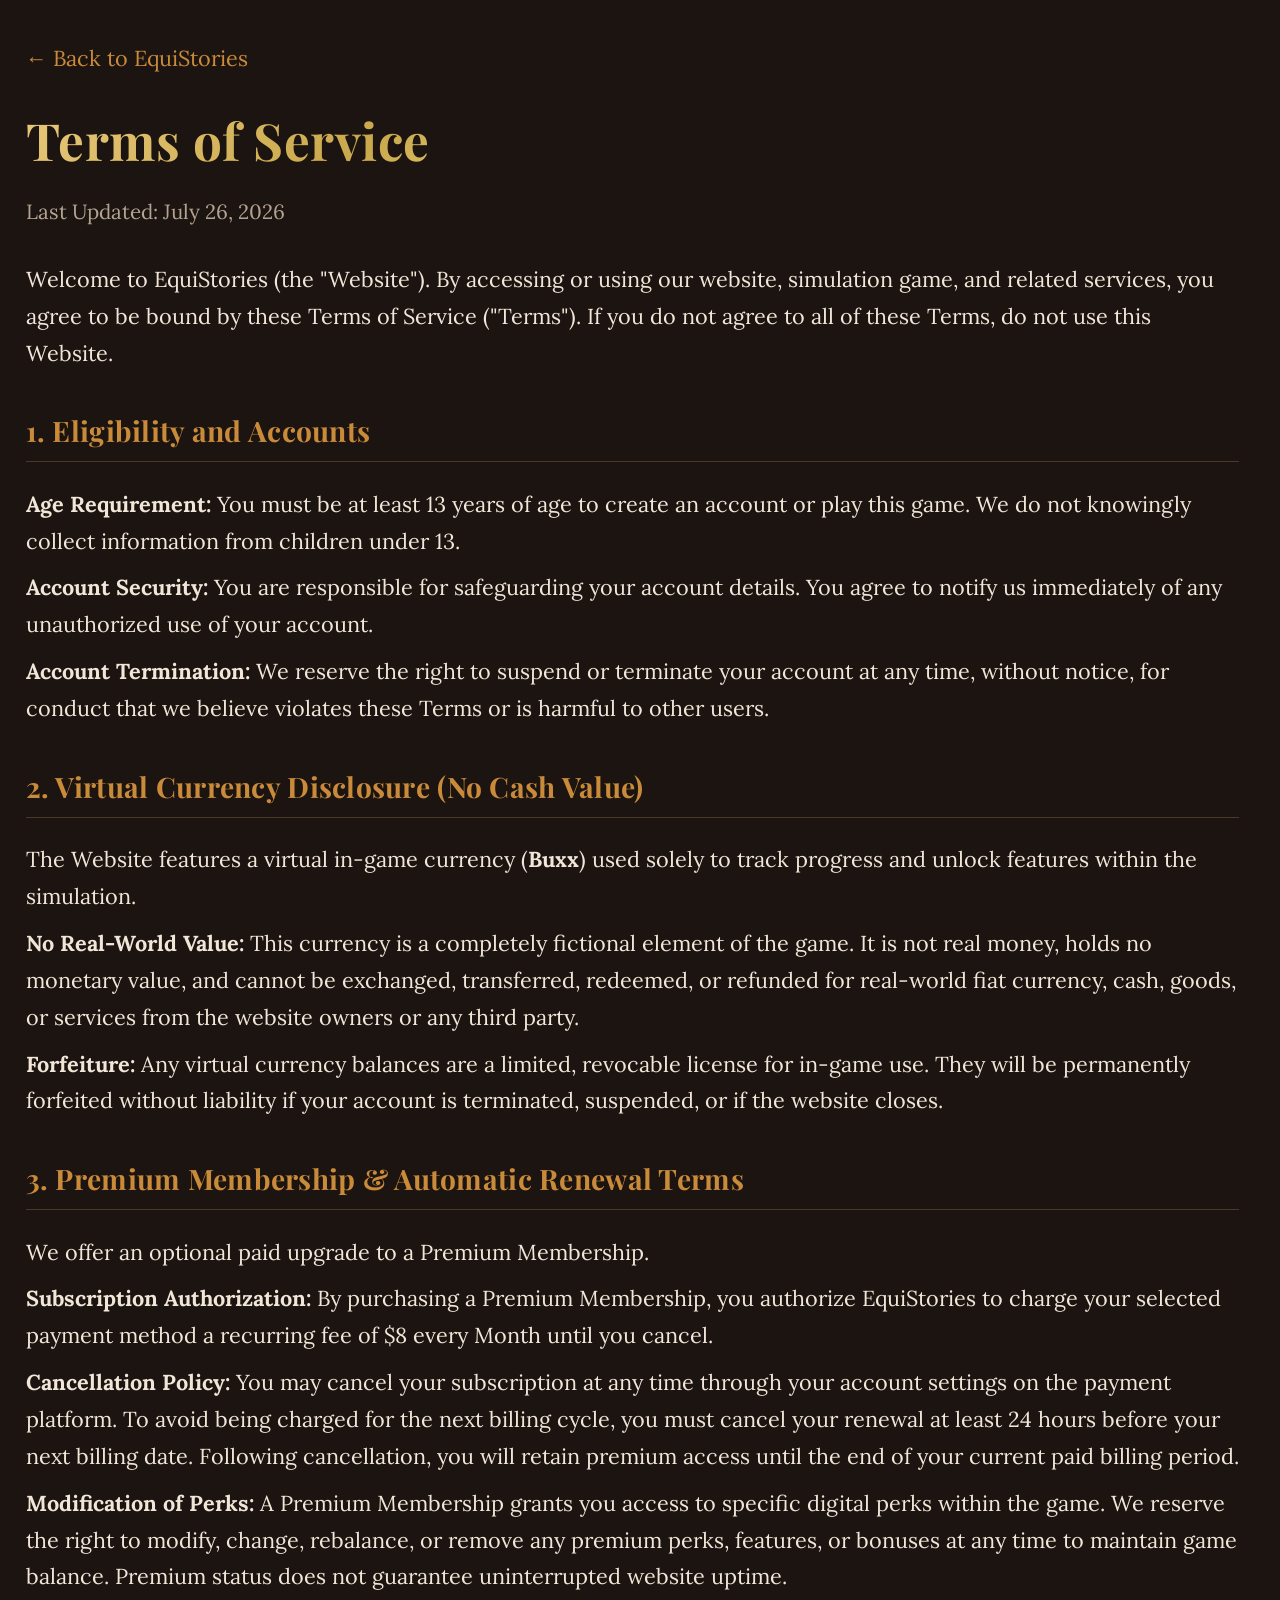
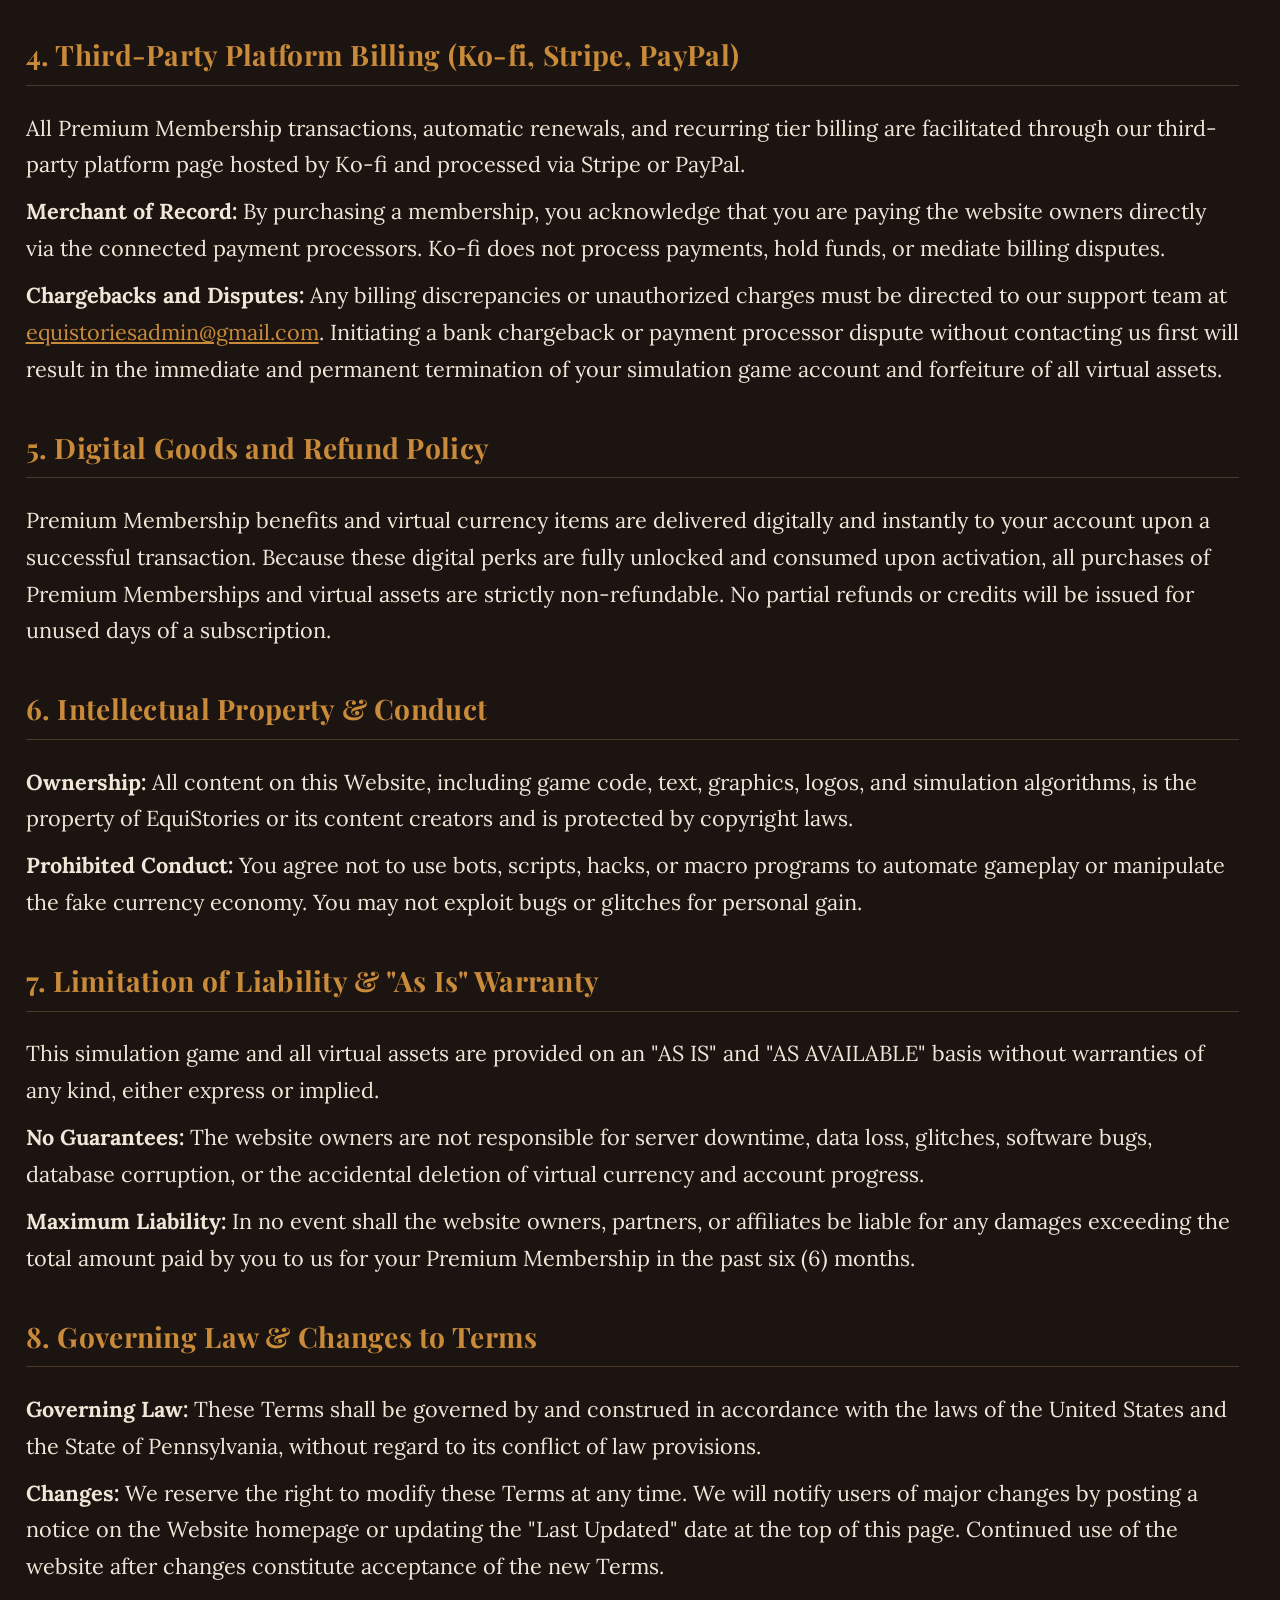
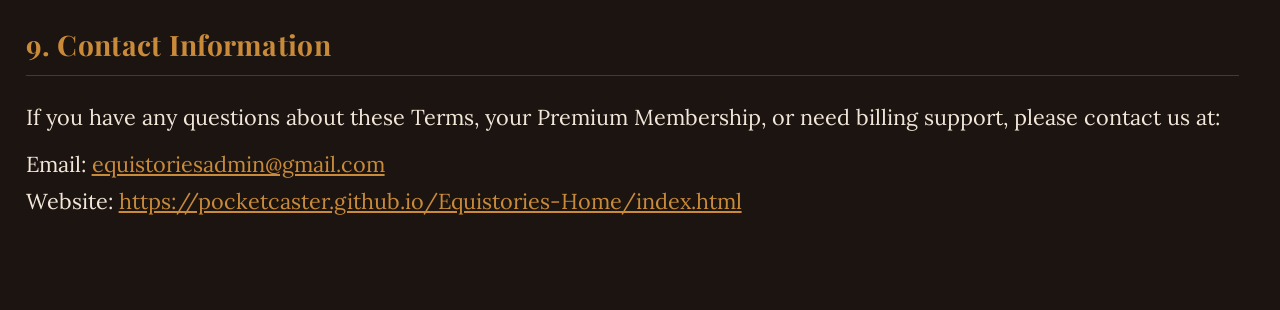
<file: terms (1).html>
<!doctype html>
<html lang="en">
<head>
<meta charset="utf-8" />
<meta name="viewport" content="width=device-width, initial-scale=1" />
<title>EquiStories — Terms of Service</title>
<link rel="stylesheet" href="equi-shell.css" />
<style>
  :root{
    --bg:#1a130c; --panel:#241a12; --line:#4a3826;
    --text:#f3e9d8; --dim:#c1ad92;
    --accent:#d29a3e;
    --gold-shine:linear-gradient(135deg,#e8c97a 0%,#c9a84c 30%,#f2d97e 50%,#c9a84c 70%,#8a6820 100%);
  }
  body{ margin:0; background:var(--bg); color:var(--text); font-family:var(--equi-serif); line-height:1.7; }
  .wrap{ max-width:820px; margin:0 auto; padding:40px 24px 80px; }
  h1{ margin:0 0 4px; font-family:var(--equi-display); font-weight:700; font-size:clamp(1.8rem,4vw,2.6rem);
      background:var(--gold-shine); -webkit-background-clip:text; background-clip:text; color:transparent; }
  .updated{ color:var(--dim); font-size:.95em; margin-bottom:32px; }
  h2{ font-family:var(--equi-display); color:var(--accent); font-size:1.3em; margin-top:36px; border-bottom:1px solid var(--line); padding-bottom:6px; }
  h3{ font-family:var(--equi-display); color:var(--text); font-size:1.05em; margin-top:20px; margin-bottom:6px; }
  p{ margin:10px 0; }
  a{ color:var(--accent); }
  .back{ display:inline-block; margin-bottom:20px; color:var(--accent); text-decoration:none; }
  .back:hover{ text-decoration:underline; }
</style>
</head>
<body>
<div class="wrap">
  <a class="back" href="index.html">← Back to EquiStories</a>
  <h1>Terms of Service</h1>
  <p class="updated">Last Updated: July 26, 2026</p>

  <p>Welcome to EquiStories (the "Website"). By accessing or using our website, simulation game, and related services, you agree to be bound by these Terms of Service ("Terms"). If you do not agree to all of these Terms, do not use this Website.</p>

  <h2>1. Eligibility and Accounts</h2>
  <p><b>Age Requirement:</b> You must be at least 13 years of age to create an account or play this game. We do not knowingly collect information from children under 13.</p>
  <p><b>Account Security:</b> You are responsible for safeguarding your account details. You agree to notify us immediately of any unauthorized use of your account.</p>
  <p><b>Account Termination:</b> We reserve the right to suspend or terminate your account at any time, without notice, for conduct that we believe violates these Terms or is harmful to other users.</p>

  <h2>2. Virtual Currency Disclosure (No Cash Value)</h2>
  <p>The Website features a virtual in-game currency (<b>Buxx</b>) used solely to track progress and unlock features within the simulation.</p>
  <p><b>No Real-World Value:</b> This currency is a completely fictional element of the game. It is not real money, holds no monetary value, and cannot be exchanged, transferred, redeemed, or refunded for real-world fiat currency, cash, goods, or services from the website owners or any third party.</p>
  <p><b>Forfeiture:</b> Any virtual currency balances are a limited, revocable license for in-game use. They will be permanently forfeited without liability if your account is terminated, suspended, or if the website closes.</p>

  <h2>3. Premium Membership &amp; Automatic Renewal Terms</h2>
  <p>We offer an optional paid upgrade to a Premium Membership.</p>
  <p><b>Subscription Authorization:</b> By purchasing a Premium Membership, you authorize EquiStories to charge your selected payment method a recurring fee of $8 every Month until you cancel.</p>
  <p><b>Cancellation Policy:</b> You may cancel your subscription at any time through your account settings on the payment platform. To avoid being charged for the next billing cycle, you must cancel your renewal at least 24 hours before your next billing date. Following cancellation, you will retain premium access until the end of your current paid billing period.</p>
  <p><b>Modification of Perks:</b> A Premium Membership grants you access to specific digital perks within the game. We reserve the right to modify, change, rebalance, or remove any premium perks, features, or bonuses at any time to maintain game balance. Premium status does not guarantee uninterrupted website uptime.</p>

  <h2>4. Third-Party Platform Billing (Ko-fi, Stripe, PayPal)</h2>
  <p>All Premium Membership transactions, automatic renewals, and recurring tier billing are facilitated through our third-party platform page hosted by Ko-fi and processed via Stripe or PayPal.</p>
  <p><b>Merchant of Record:</b> By purchasing a membership, you acknowledge that you are paying the website owners directly via the connected payment processors. Ko-fi does not process payments, hold funds, or mediate billing disputes.</p>
  <p><b>Chargebacks and Disputes:</b> Any billing discrepancies or unauthorized charges must be directed to our support team at <a href="mailto:equistoriesadmin@gmail.com">equistoriesadmin@gmail.com</a>. Initiating a bank chargeback or payment processor dispute without contacting us first will result in the immediate and permanent termination of your simulation game account and forfeiture of all virtual assets.</p>

  <h2>5. Digital Goods and Refund Policy</h2>
  <p>Premium Membership benefits and virtual currency items are delivered digitally and instantly to your account upon a successful transaction. Because these digital perks are fully unlocked and consumed upon activation, all purchases of Premium Memberships and virtual assets are strictly non-refundable. No partial refunds or credits will be issued for unused days of a subscription.</p>

  <h2>6. Intellectual Property &amp; Conduct</h2>
  <p><b>Ownership:</b> All content on this Website, including game code, text, graphics, logos, and simulation algorithms, is the property of EquiStories or its content creators and is protected by copyright laws.</p>
  <p><b>Prohibited Conduct:</b> You agree not to use bots, scripts, hacks, or macro programs to automate gameplay or manipulate the fake currency economy. You may not exploit bugs or glitches for personal gain.</p>

  <h2>7. Limitation of Liability &amp; "As Is" Warranty</h2>
  <p>This simulation game and all virtual assets are provided on an "AS IS" and "AS AVAILABLE" basis without warranties of any kind, either express or implied.</p>
  <p><b>No Guarantees:</b> The website owners are not responsible for server downtime, data loss, glitches, software bugs, database corruption, or the accidental deletion of virtual currency and account progress.</p>
  <p><b>Maximum Liability:</b> In no event shall the website owners, partners, or affiliates be liable for any damages exceeding the total amount paid by you to us for your Premium Membership in the past six (6) months.</p>

  <h2>8. Governing Law &amp; Changes to Terms</h2>
  <p><b>Governing Law:</b> These Terms shall be governed by and construed in accordance with the laws of the United States and the State of Pennsylvania, without regard to its conflict of law provisions.</p>
  <p><b>Changes:</b> We reserve the right to modify these Terms at any time. We will notify users of major changes by posting a notice on the Website homepage or updating the "Last Updated" date at the top of this page. Continued use of the website after changes constitute acceptance of the new Terms.</p>

  <h2>9. Contact Information</h2>
  <p>If you have any questions about these Terms, your Premium Membership, or need billing support, please contact us at:</p>
  <p>Email: <a href="mailto:equistoriesadmin@gmail.com">equistoriesadmin@gmail.com</a><br>
  Website: <a href="https://pocketcaster.github.io/Equistories-Home/index.html">https://pocketcaster.github.io/Equistories-Home/index.html</a></p>
</div>
</body>
</html>
</file>
<file: equi-shell.css>
/* ==========================================================================
   EquiStories — shared shell
   One palette, one typeface, one top bar for every page on the site.

   HOW THIS WORKS WITHOUT REWRITING ANYTHING
   -----------------------------------------
   The three apps grew their own names for the same colours: the manager says
   --accent, Shows says --amber, the Hub says --accent and --honey. Rather than
   find-and-replace across ~16,000 lines of existing markup, this file defines
   ONE canonical palette and then ALIASES every historical name onto it. Existing
   var(--amber) / var(--accent) / var(--parchment) keep working untouched — they
   just resolve to the same colour now.

   The variable block uses `html:root` and the type rules use `html body`. Those
   are one notch more specific than the plain `:root` / `body` the apps declare,
   so this file wins WHEREVER it is loaded — including on the Stable Manager,
   whose <style> block lives down in the body. That means a single, ordinary
   <link> in <head> on every page. Everything else is prefixed .equi- so it
   cannot collide with app CSS.
   ========================================================================== */

/* Playfair Display + Lora are what the Hub already loads and uses; matching
   them here is what brings the Manager and Shows into line, rather than
   introducing a fourth typeface nothing else uses. */
@import url('https://fonts.googleapis.com/css2?family=Playfair+Display:ital,wght@0,600;0,700;1,600&family=Lora:ital,wght@0,400;0,500;1,400&family=Caveat:wght@500;600&display=swap');

/* Reserve room for the vertical scrollbar on EVERY page. Without this, a page
   short enough not to scroll is ~15px wider than one that does, and because the
   header is centred, the crest and wordmark visibly jump left/right as you move
   between pages. `overflow-y:scroll` is the fallback for older browsers. */
html{ scrollbar-gutter: stable; overflow-y: scroll; }

html{
  /* One responsive root size for the whole site. Each page used to declare its
     own copy of this; if any page's stylesheet was stale or lost the cascade,
     that page rendered at a different scale and the header visibly changed
     size between pages. Declaring it here, in the file every page loads first,
     makes that impossible. */
  font-size: clamp(16px, 0.6vw + 14px, 23px);
  -webkit-text-size-adjust: 100%;
  scrollbar-gutter: stable;      /* keeps the page width identical everywhere */
  overflow-y: scroll;            /* fallback for browsers without the above  */
  overflow-x: hidden;            /* see below                                */
}
/* No page may scroll sideways. If one page is even a few pixels wider than the
   window it can be nudged horizontally, and then EVERYTHING on it — including
   the header — looks shifted left compared to a page that fits. Long words,
   wide tables and nowrap rows are the usual culprits, so they're handled here
   rather than hunted one at a time. */
html body{
  overflow-x: hidden;
  max-width: 100%;
  overflow-wrap: break-word;
}
html body img:not(.equi-hd__logo){ max-width: 100%; }
html body pre, html body code{ overflow-wrap: anywhere; }
html body table{ max-width: 100%; }
html:root{
  /* ---- canonical palette -------------------------------------------------
     Manager and Shows were already byte-identical; the Hub had drifted a few
     shades. These are the Manager/Shows values, so two of the three apps are
     unchanged and the Hub comes into line.                                   */
  --equi-bg:        #1b1410;
  --equi-ink:       #15100c;   /* deepest — page chrome, top bar             */
  --equi-panel:     #241a14;   /* cards                                       */
  --equi-raised:    #2c2118;   /* inputs, raised rows                         */
  --equi-line:      #4a392a;   /* borders                                     */
  --equi-text:      #f1e6d8;
  --equi-dim:       #b5a392;   /* secondary text                              */
  --equi-accent:    #c98a3a;   /* brass — primary accent                      */
  --equi-accent-2:  #c9a8e8;   /* orchid — prestige / rider                   */
  --equi-good:      #7a9b6e;
  --equi-warn:      #c9a23a;
  --equi-bad:       #b1473f;
  --equi-rust:      #c96a3a;
  --equi-faint:     #8a7a6a;   /* quieter than --equi-dim: timestamps, hints  */
  --equi-brass-light:#e8c97a;  /* highlight gold on dark panels               */
  --equi-plum:      #6a4a8a;   /* rider prestige                              */
  --equi-good-soft: #a0e8c0;
  --equi-bad-soft:  #e08080;

  --equi-serif: 'Lora', 'Palatino Linotype', Georgia, serif;
  --equi-display: 'Playfair Display', Georgia, serif;
  --equi-mono: 'Courier New', ui-monospace, monospace;

  --equi-radius: 8px;
  --equi-gold-shine: linear-gradient(135deg,#e8c97a 0%,#c9a84c 30%,#f2d97e 50%,#c9a84c 70%,#8a6820 100%);

  /* ---- aliases: Stable Manager ---- */
  --bg: var(--equi-bg);
  --panel: var(--equi-panel);
  --panel2: var(--equi-raised);
  --text: var(--equi-text);
  --dim: var(--equi-dim);
  --accent: var(--equi-accent);
  --accent2: var(--equi-accent-2);   /* orchid — prestige/rider/headings (was mis-wired to green) */
  --good: var(--equi-good);
  --warn: var(--equi-warn);
  --danger: var(--equi-bad);

  /* ---- aliases: Shows ---- */
  --amber: var(--equi-accent);
  --parchment: var(--equi-text);
  --raised: var(--equi-raised);
  --ink: var(--equi-ink);
  --line: var(--equi-line);
  --moss: var(--equi-good);
  --rust: var(--equi-rust);
  --mono: var(--equi-mono);

  /* ---- aliases: Community Hub ---- */
  --deep: var(--equi-ink);
  --honey: var(--equi-accent);
  --bad: var(--equi-bad);
}

/* Hub-only tokens keep their own meaning but follow the shared accent. */
html:root{ --sf-accent: var(--equi-accent); --sf-bg: var(--equi-panel);
       --sf-panel: var(--equi-ink); --sf-text: var(--equi-text); }

html body{ font-family: var(--equi-serif); }
html h1, html h2, html h3, .equi-display{ font-family: var(--equi-display); letter-spacing:.01em; }

/* ==========================================================================
   SITE HEADER — one header, every page.
   This is the Community Hub's header, verbatim: the warm gradient panel, the
   gold hairline, the gold-shine Playfair wordmark, the Caveat tagline, and the
   boxed tab row with your name and Sign out at the right-hand end. The crest
   from the tracker now sits beside the wordmark.
   ========================================================================== */
/* ==========================================================================
   BOX MODEL + PAGE CONTAINERS — the thing that kept the pages misaligned.

   The Hub and Shows declared `* { box-sizing:border-box }` globally. The Stable
   Manager declared only `#app * { ... }` — which matches the DESCENDANTS of
   #app but not #app itself, and not the header, which sits outside it. So the
   identical rule `max-width:1700px; padding:0 32px` produced a 1700px box on
   two pages and a 1764px box on the third (1700 of content PLUS 64 of padding).
   That is why the tracker's margins looked wider and nothing lined up.

   Below: one box model for everything, and one geometry for every page
   container, stated in the file all three pages load.
   ========================================================================== */
html, body{ box-sizing: border-box; }
html body *,
html body *::before,
html body *::after{ box-sizing: border-box; }

/* Every page-level container — the header, the Hub's and Shows' .wrap, and the
   tracker's #app — is now the same width with the same gutters, so content
   starts at the same x on all three pages. Vertical padding is left to each
   page; only the horizontal geometry is unified. */
html body .equi-hd__wrap,
html body .wrap,
html body #app{
  width: 100%;
  max-width: 1700px;
  margin-left: auto;
  margin-right: auto;
  padding-left: clamp(16px, 2vw, 32px);
  padding-right: clamp(16px, 2vw, 32px);
  box-sizing: border-box;
}

html body .equi-hd{
  font-family: var(--equi-serif);
  font-size: 16px;          /* fixed base for the header, independent of :root */
  line-height: 1.4;
  text-align: left;
  background: linear-gradient(180deg, #2c1f16, var(--equi-bg));
  border-bottom: 1px solid var(--equi-line);
  position: relative;
  font-family: var(--equi-serif);
}
html body .equi-hd::after{
  content:""; position:absolute; left:0; right:0; bottom:-1px; height:2px;
  background: var(--equi-gold-shine);
  opacity:.55;
}
html body .equi-hd__wrap{
  width: 100%;
  max-width: 1700px;
  margin: 0 auto;
  padding: 18px clamp(16px,2vw,32px) 0;
}
html body .equi-hd__brand{
  display:flex; align-items:center; gap:16px; flex-wrap:wrap;
  min-height: clamp(96px, 11vw, 168px);   /* == the crest height */
}
html body .equi-hd__logo{
  height: clamp(96px, 11vw, 168px);
  width: auto; display:block;
  filter: drop-shadow(0 2px 7px rgba(0,0,0,.5));
}
html body .equi-hd__title{
  margin:0;
  font-family: var(--equi-display);
  font-weight:700;
  font-size: clamp(30px, 3.4vw, 60px);   /* px, not rem — see above */
  background: var(--equi-gold-shine);
  -webkit-background-clip: text;
  background-clip: text;
  -webkit-text-fill-color: transparent;
  line-height:1.15;
}
html body .equi-hd__tagline{
  color: var(--equi-dim);
  margin: 2px 0 0;
  min-height: 1.35em;
  font-family: 'Caveat', cursive;
  font-size: clamp(17px, 1.2vw, 30px);
}

/* Tab row — the Hub writes its own tabs in here; the other pages get links
   across the site. Either way the styling is identical. */
html body .equi-hd__nav{
  display:flex; gap:4px; flex-wrap:wrap;
  margin-top:14px;
  align-items:center;
}
html body .equi-hd__nav .tab{
  padding:9px 18px;
  font-size:clamp(14px,.85vw,20px);
  border:1px solid var(--equi-line);
  border-bottom:none;
  border-radius:8px 8px 0 0;
  cursor:pointer;
  background:#1e1610;
  color: var(--equi-dim);
  font-family: var(--equi-serif);
  text-decoration:none;
  display:inline-block;
}
html body .equi-hd__nav .tab:hover{ color: var(--equi-text); }
html body .equi-hd__nav .tab.active{
  background: var(--equi-gold-shine);
  color:#241a14;
  font-weight:700;
}
html body .equi-hd__user{
  margin-left:auto;
  display:flex; align-items:center; gap:10px;
  padding:0 4px;
}
html body .equi-hd__user .small{ font-size:clamp(13px,.8vw,18px); color: var(--equi-dim); }
html body .equi-hd__user button{
  padding:4px 12px; font-size:.9em; margin-top:0;
  background:#2c2118; color: var(--equi-text);
  border:1px solid var(--equi-line); border-radius:6px;
  cursor:pointer; font-family: var(--equi-serif);
}
html body .equi-hd__user button:hover{ border-color: var(--equi-accent); }

@media (max-width: 620px){
  html body .equi-hd__wrap{ padding-top:12px; }
  html body .equi-hd__logo{ height:74px; }
  html body .equi-hd__brand{ gap:12px; }
  html body .equi-hd__tagline{ font-size:17px; }
  html body .equi-hd__nav .tab{ padding:8px 12px; font-size:14px; }
  html body .equi-hd__user{ margin-left:0; width:100%; }
}

/* Links across the site, sitting under the tagline. Plain HTML in every page,
   so navigation survives even if no JavaScript runs. */
html body .equi-hd__apps{ margin-top:6px; display:flex; gap:14px; flex-wrap:wrap; }
html body .equi-hd__app{
  color: var(--equi-dim);
  text-decoration:none;
  font-size:14px;
  border-bottom:1px solid transparent;
}
html body .equi-hd__app:hover{ color: var(--equi-text); border-bottom-color: var(--equi-line); }
html body .equi-hd__app.is-here{ color: var(--equi-accent); border-bottom-color: var(--equi-accent); }
html body .equi-hd__words{ min-width:0; }

/* Member names are links to their Hub profile wherever they appear. */
.member-link{ color: var(--equi-accent); text-decoration:none; }
.member-link:hover{ text-decoration:underline; }

/* Name / My Profile / Sign out sit together at the right of the tab row. */
html body .equi-hd__user a.ghost,
html body .equi-hd__user button{
  padding:4px 12px; font-size:clamp(13px,.8vw,18px); margin-top:0;
  background:#2c2118; color: var(--equi-text);
  border:1px solid var(--equi-line); border-radius:6px;
  cursor:pointer; text-decoration:none; font-family: var(--equi-serif);
  display:inline-block; line-height:1.5;
}
html body .equi-hd__user a.ghost:hover,
html body .equi-hd__user button:hover{ border-color: var(--equi-accent); }


/* ==========================================================================
   PROFILE FRAMES — a shared set members can pick for avatars, horse and rider
   portraits, and roster thumbnails. Pure CSS so they cost nothing to load and
   work identically in the Hub and the tracker.
   Usage: <div class="equi-frame equi-frame--brass"><img …></div>
   ========================================================================== */
.equi-frame{ position:relative; display:inline-block; line-height:0; border-radius:10px; }
.equi-frame > img{ display:block; width:100%; height:100%; object-fit:cover; border-radius:inherit; }

.equi-frame--none{ }
.equi-frame--brass{ padding:4px; background:var(--equi-gold-shine); border-radius:12px; }
.equi-frame--brass > img{ border-radius:9px; }
.equi-frame--rope{ padding:5px; border:3px double var(--equi-accent); border-radius:12px; background:var(--equi-ink); }
.equi-frame--ribbon{ padding:4px; border:2px solid var(--equi-accent); border-radius:12px; box-shadow:0 0 0 4px var(--equi-ink), 0 0 0 6px var(--equi-accent-2); }
.equi-frame--rosette{ padding:6px; border-radius:50%; background:conic-gradient(var(--equi-accent) 0 25%, var(--equi-brass-light) 0 50%, var(--equi-accent) 0 75%, var(--equi-brass-light) 0); }
.equi-frame--rosette > img{ border-radius:50%; }
.equi-frame--plaque{ padding:8px 8px 20px; background:linear-gradient(180deg,#3a2b1d,#241a14); border:1px solid var(--equi-line); border-radius:6px; box-shadow:0 3px 10px rgba(0,0,0,.45); }
.equi-frame--plaque::after{ content:attr(data-caption); position:absolute; left:0; right:0; bottom:4px; text-align:center; font-family:var(--equi-serif); font-size:.72rem; color:var(--equi-accent); line-height:1.2; }
.equi-frame--moss{ padding:4px; border:2px solid var(--equi-good); border-radius:12px; }
.equi-frame--plum{ padding:4px; border:2px solid var(--equi-accent-2); border-radius:12px; }
.equi-frame--vignette::after{ content:""; position:absolute; inset:0; border-radius:inherit; box-shadow:inset 0 0 26px 8px rgba(0,0,0,.55); pointer-events:none; }
.equi-frame--polaroid{ padding:7px 7px 26px; background:#efe6d6; border-radius:3px; box-shadow:0 3px 12px rgba(0,0,0,.5); }
.equi-frame--polaroid > img{ border-radius:0; }
.equi-frame--polaroid::after{ content:attr(data-caption); position:absolute; left:0; right:0; bottom:6px; text-align:center; font-family:'Caveat',cursive; font-size:1rem; color:#3a2b1d; }

/* ==========================================================================
   GALLERY — a masonry-ish column layout for art logs, so pieces keep their own
   proportions instead of being cropped to a uniform tile.
   ========================================================================== */
.equi-gallery{ column-gap:12px; columns:3; }
@media (max-width:1100px){ .equi-gallery{ columns:2; } }
@media (max-width:620px){ .equi-gallery{ columns:1; } }
.equi-gallery > .equi-gitem{
  break-inside:avoid; -webkit-column-break-inside:avoid; page-break-inside:avoid;
  margin:0 0 12px; background:var(--equi-panel);
  border:1px solid var(--equi-line); border-radius:10px; overflow:hidden;
}
.equi-gallery > .equi-gitem img{ display:block; width:100%; height:auto; }
.equi-gallery > .equi-gitem .equi-gcap{ padding:8px 10px; font-size:.88em; color:var(--equi-dim); }
.equi-gallery > .equi-gitem .equi-gcap b{ color:var(--equi-text); }

/* Members' own CSS is scoped under this, never applied to the page chrome. */
.profile-custom{ }
</file>
